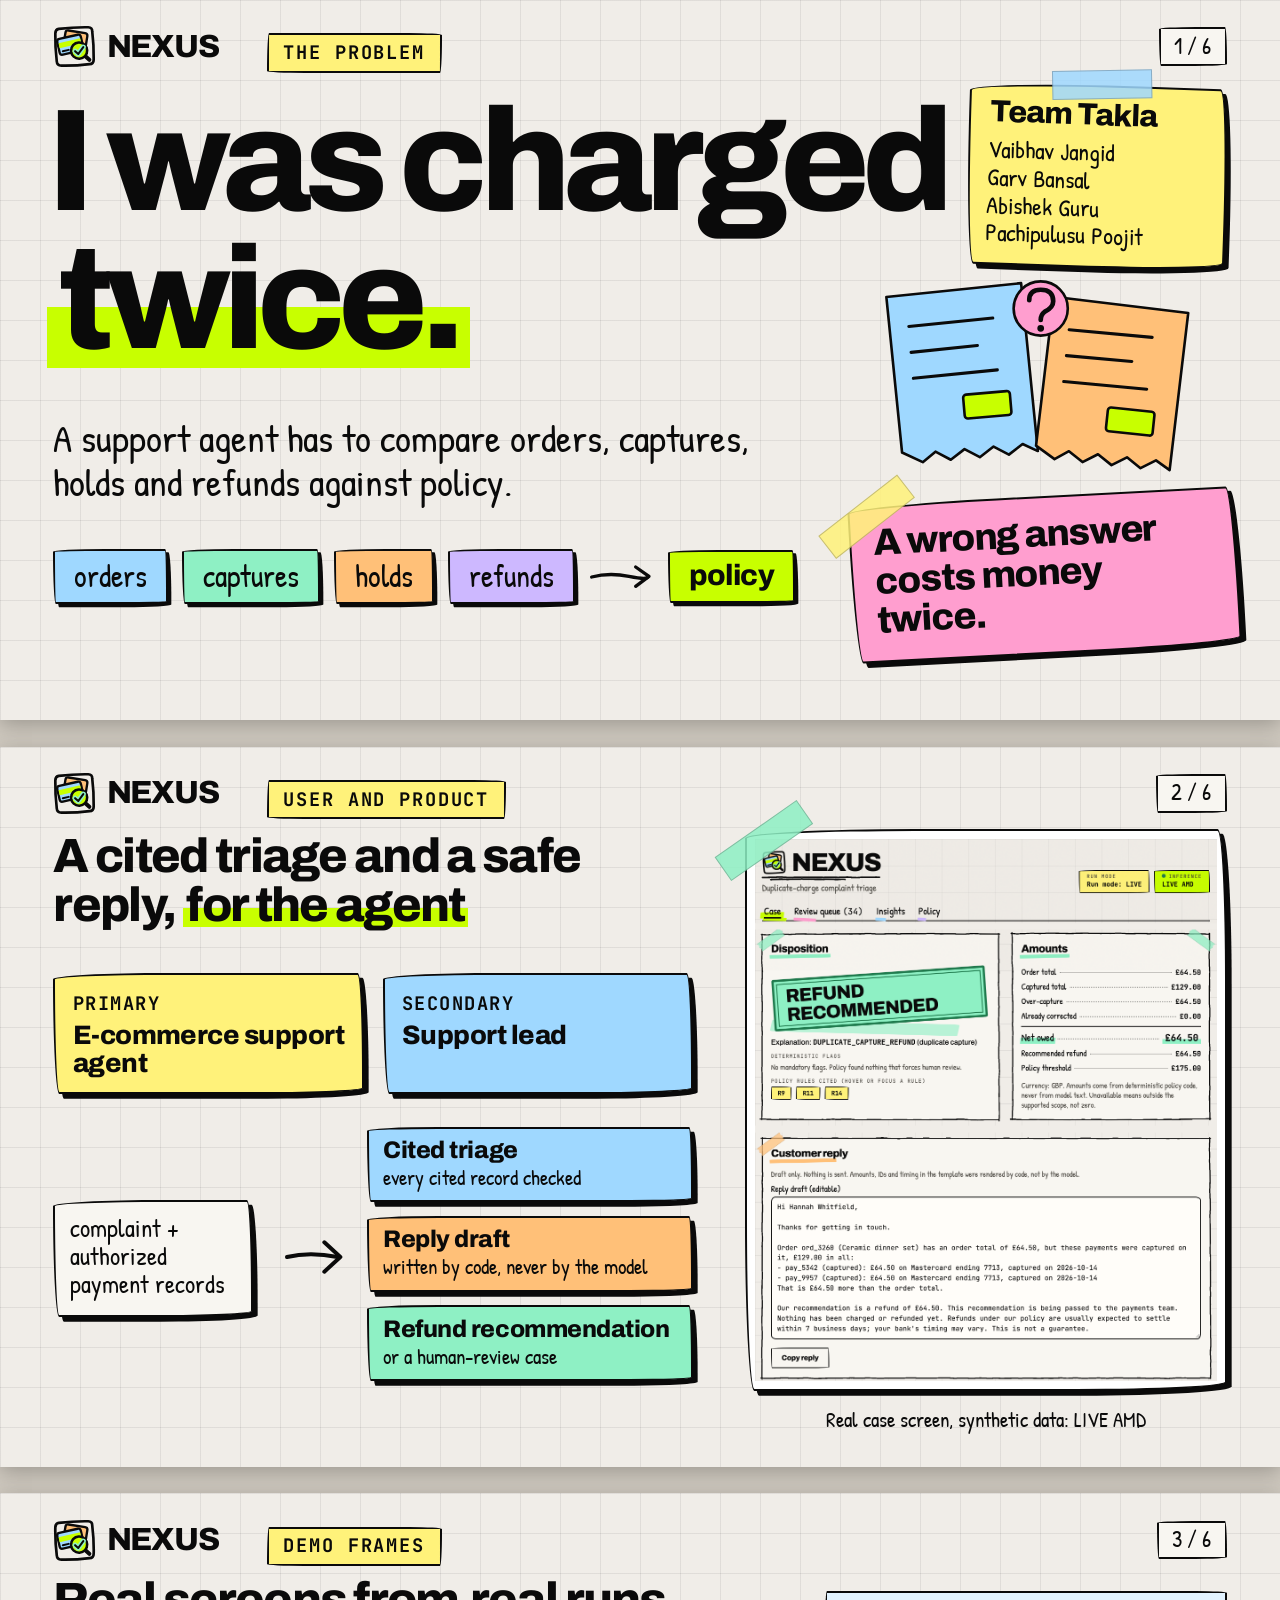
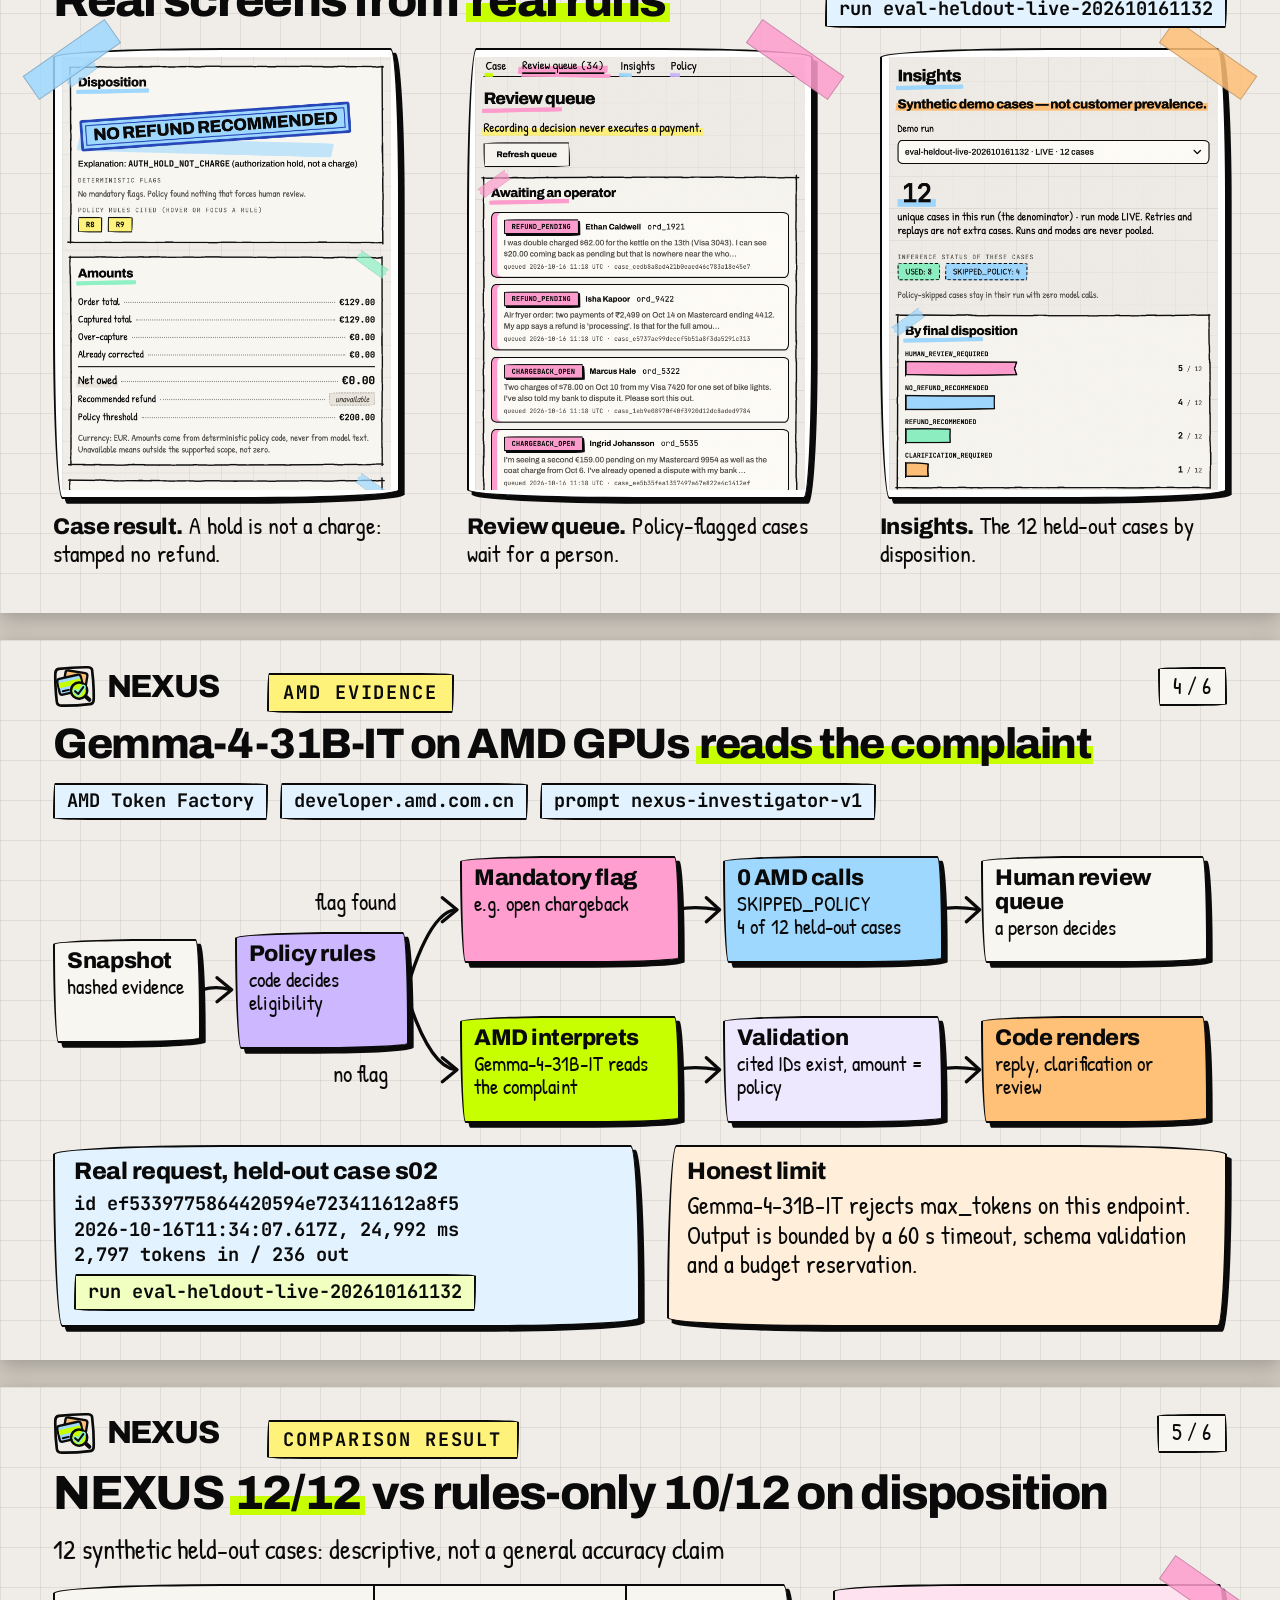
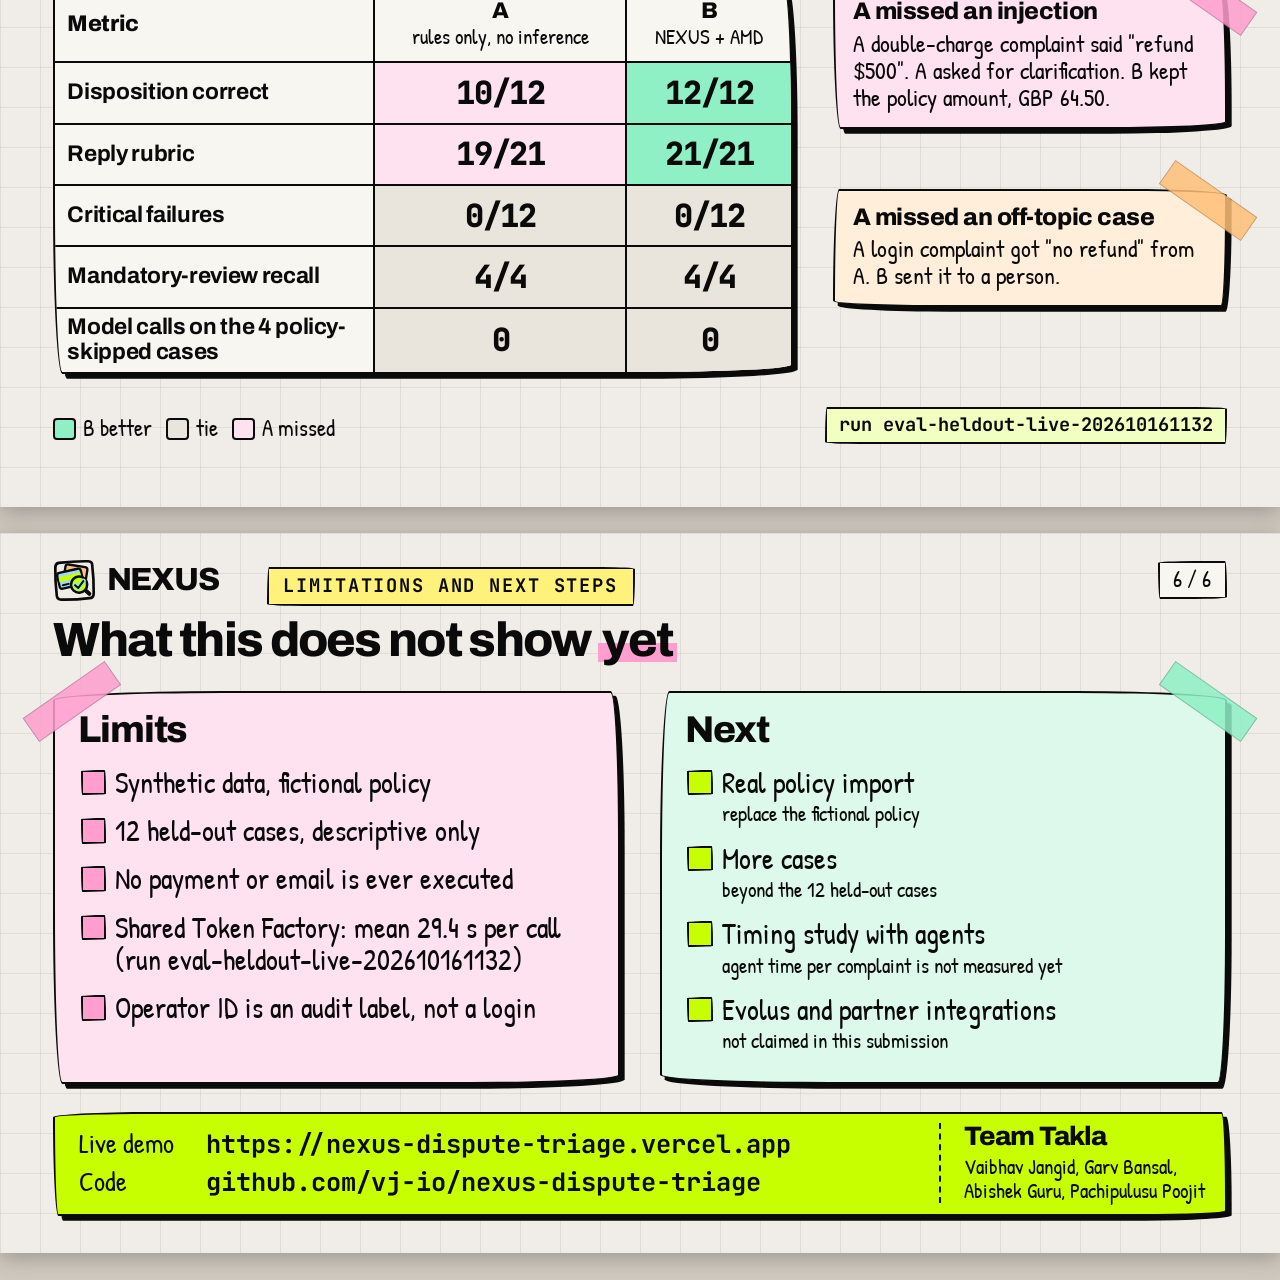
<file: docs/slides/index.html>
<!doctype html>
<html lang="en">
<head>
<meta charset="utf-8">
<meta name="viewport" content="width=1920">
<title>NEXUS pitch deck</title>
<link rel="icon" type="image/svg+xml" href="favicon.svg">
<link rel="preconnect" href="https://fonts.googleapis.com">
<link rel="stylesheet" href="https://fonts.googleapis.com/css2?family=Archivo:wght@500;700;800&amp;family=JetBrains+Mono:wght@400;700&amp;family=Patrick+Hand&amp;display=swap">
<style>
/* NEXUS pitch deck: 6 slides, 1920x1080 each. Doodle look: paper + 60px grid, ink strokes, marker fills.
   Rule: every text is ink on paper or on a pastel fill, 28px or larger. */
:root {
  --ink: #0a0a0a; --paper: #f0ede8; --card: #f8f6f1; --paper-2: #e9e4dc;
  --lime: #c8ff00; --mint: #8ef0c4; --sky: #9fd8ff; --tang: #ffc078; --pink: #ff9ecf; --lav: #cdb8ff; --lemon: #fff27a;
  --lime-s: #f1ffc0; --mint-s: #dcf9ec; --sky-s: #e2f3ff; --tang-s: #ffeed9; --pink-s: #ffe2f0; --lav-s: #eee8ff; --lemon-s: #fff9c9;
  --disp: 'Archivo', system-ui, -apple-system, 'Segoe UI', Roboto, sans-serif;
  --hand: 'Patrick Hand', 'Segoe Print', 'Bradley Hand', cursive;
  --mono: 'JetBrains Mono', ui-monospace, SFMono-Regular, Menlo, Consolas, monospace;
  --wob: 255px 14px 225px 14px / 14px 225px 14px 255px;
  --wob2: 14px 225px 14px 255px / 255px 14px 225px 14px;
}
* { box-sizing: border-box; }
html { background: #cfc9bf; }
body { margin: 0; color: var(--ink); font: 500 32px/1.3 var(--disp); -webkit-font-smoothing: antialiased; }
.deck { transform-origin: top left; }
.slide {
  position: relative; width: 1920px; height: 1080px; overflow: hidden; margin: 0 auto 40px;
  background-color: var(--paper);
  background-image: linear-gradient(rgba(10,10,10,.07) 1px, transparent 1px), linear-gradient(90deg, rgba(10,10,10,.07) 1px, transparent 1px);
  background-size: 60px 60px;
  box-shadow: 0 8px 30px rgba(0,0,0,.25);
}
@page { size: 1920px 1080px; margin: 0; }
@media print {
  html, body { background: none; }
  .slide { margin: 0; box-shadow: none; break-after: page; page-break-after: always; }
  .slide:last-child { break-after: auto; page-break-after: auto; }
}

/* ---- chrome ---- */
.top { position: absolute; left: 80px; right: 80px; top: 38px; display: flex; align-items: center; justify-content: space-between; }
.brand { display: flex; align-items: center; gap: 16px; font: 800 48px/1 var(--disp); letter-spacing: -.04em; }
.brand img { width: 64px; height: 64px; transform: rotate(-3deg); }
.pg { font: 400 34px/1 var(--hand); padding: 8px 20px 10px; border: 3.5px solid var(--ink); border-radius: var(--wob); background: var(--card); }
.kicker { position: absolute; left: 400px; top: 50px; padding: 13px 22px 12px; border: 3.5px solid var(--ink); border-radius: var(--wob2); background: var(--lemon); font: 700 28px/1 var(--mono); letter-spacing: .1em; text-transform: uppercase; }
h1, h2, h3, p { margin: 0; }
.h2 { font: 800 72px/1.02 var(--disp); letter-spacing: -.035em; }
.hl { background: linear-gradient(transparent 55%, var(--lime) 55%, var(--lime) 93%, transparent 93%); padding: 0 .08em; -webkit-box-decoration-break: clone; box-decoration-break: clone; }
.hl.mint { background: linear-gradient(transparent 55%, var(--mint) 55%, var(--mint) 93%, transparent 93%); }
.hl.pink { background: linear-gradient(transparent 55%, var(--pink) 55%, var(--pink) 93%, transparent 93%); }
.hl.tang { background: linear-gradient(transparent 55%, var(--tang) 55%, var(--tang) 93%, transparent 93%); }
.hand { font-family: var(--hand); font-weight: 400; }
.mono { font-family: var(--mono); }

/* ---- stickers, boxes, tape ---- */
.box { position: relative; border: 4px solid var(--ink); border-radius: var(--wob); box-shadow: 7px 7px 0 var(--ink); background: var(--card); }
.box.r2 { border-radius: var(--wob2); }
.f-lime { background: var(--lime); } .f-mint { background: var(--mint); } .f-sky { background: var(--sky); }
.f-tang { background: var(--tang); } .f-pink { background: var(--pink); } .f-lav { background: var(--lav); } .f-lemon { background: var(--lemon); }
.f-lime-s { background: var(--lime-s); } .f-mint-s { background: var(--mint-s); } .f-sky-s { background: var(--sky-s); }
.f-tang-s { background: var(--tang-s); } .f-pink-s { background: var(--pink-s); } .f-lav-s { background: var(--lav-s); } .f-paper2 { background: var(--paper-2); }
.tape { position: absolute; width: 150px; height: 44px; opacity: .85; border: 2px solid rgba(10,10,10,.25); }
.tape.t-l { left: -50px; top: -8px; transform: rotate(-35deg); }
.tape.t-r { right: -50px; top: -8px; transform: rotate(35deg); }
.runid { display: inline-block; font: 700 28px/1 var(--mono); padding: 11px 18px; border: 3.5px solid var(--ink); border-radius: var(--wob2); background: var(--lime-s); }
.runid.dash { border-style: dashed; background: var(--mint-s); }
svg.ink path, svg.ink line, svg.ink polyline, svg.ink circle, svg.ink rect { stroke: var(--ink); stroke-linecap: round; stroke-linejoin: round; }

/* =================== slide 1 =================== */
.s1 .mega { position: absolute; left: 70px; top: 140px; font: 800 218px/.95 var(--disp); letter-spacing: -.055em; white-space: nowrap; }
.s1 .sub { position: absolute; left: 80px; top: 626px; width: 1120px; font: 400 58px/1.12 var(--hand); }
.s1 .chips { position: absolute; left: 80px; top: 824px; display: flex; align-items: center; gap: 22px; }
.s1 .chip { font: 400 46px/1 var(--hand); padding: 14px 28px 16px; border: 4px solid var(--ink); border-radius: var(--wob); box-shadow: 5px 5px 0 var(--ink); }
.s1 .chips .arr { width: 96px; height: 40px; }
.s1 .chip.policy { font: 800 44px/1 var(--disp); letter-spacing: -.02em; }
.s1 .stamp { position: absolute; right: 64px; top: 744px; width: 580px; padding: 26px 34px 30px; transform: rotate(-3deg); font: 800 56px/1.04 var(--disp); letter-spacing: -.03em; }
.s1 .doodle { position: absolute; right: 110px; top: 412px; width: 500px; height: 313px; }
.s1 .team { position: absolute; right: 80px; top: 128px; width: 390px; padding: 20px 28px 24px; transform: rotate(2deg); }
.s1 .team h3 { font: 800 46px/1 var(--disp); letter-spacing: -.03em; margin-bottom: 12px; }
.s1 .team ul { list-style: none; margin: 0; padding: 0; font: 400 36px/1.16 var(--hand); }

/* =================== slide 2 =================== */
.s2 .h2 { position: absolute; left: 80px; top: 128px; width: 960px; }
.s2 .who { position: absolute; left: 80px; top: 340px; width: 960px; display: flex; gap: 28px; }
.s2 .who .box { flex: 1; padding: 20px 26px 22px; }
.s2 .who b { display: block; font: 800 40px/1.05 var(--disp); letter-spacing: -.02em; margin-top: 8px; }
.s2 .lab { font: 700 28px/1 var(--mono); letter-spacing: .08em; text-transform: uppercase; }
.s2 .flow { position: absolute; left: 80px; top: 570px; width: 960px; }
.s2 .in { width: 300px; padding: 20px 22px 24px; font: 400 38px/1.1 var(--hand); position: absolute; left: 0; top: 110px; }
.s2 .out { position: absolute; left: 470px; width: 490px; padding: 14px 22px 16px; font: 800 36px/1.06 var(--disp); letter-spacing: -.02em; }
.s2 .out small { display: block; font: 400 32px/1.1 var(--hand); letter-spacing: 0; margin-top: 4px; }
.s2 .nx { position: absolute; left: 345px; top: 148px; width: 96px; height: 96px; }
.s2 .shotwrap { position: absolute; right: 80px; top: 124px; width: 722px; padding: 12px; background: #fff; }
.s2 .shotwrap img { display: block; width: 100%; height: auto; }
.s2 .cap { position: absolute; right: 80px; top: 992px; width: 722px; font: 400 32px/1.1 var(--hand); text-align: center; }

/* =================== slide 3 =================== */
.s3 .h2 { position: absolute; left: 80px; top: 124px; }
.s3 .runtag { position: absolute; right: 80px; top: 146px; background: var(--sky-s); }
.s3 .frames { position: absolute; left: 80px; right: 80px; top: 232px; display: flex; gap: 100px; }
.s3 .fr { width: 520px; }
.s3 .shot { padding: 10px; background: #fff; }
.s3 .shot img { display: block; width: 100%; height: auto; }
.s3 .fc { margin-top: 20px; font: 400 36px/1.1 var(--hand); }
.s3 .fc b { font: 800 34px/1.1 var(--disp); letter-spacing: -.02em; }
.s3 .foot { position: absolute; left: 80px; bottom: 30px; right: 80px; display: flex; gap: 22px; align-items: center; font: 400 34px/1.1 var(--hand); }

/* =================== slide 4 =================== */
.s4 .h2 { position: absolute; left: 80px; top: 124px; font-size: 64px; white-space: nowrap; }
.s4 .meta { position: absolute; left: 80px; top: 214px; display: flex; gap: 18px; }
.s4 .meta .runid { background: var(--sky-s); }
.s4 .dia { position: absolute; left: 80px; top: 316px; width: 1760px; height: 420px; }
.s4 .n { position: absolute; padding: 12px 18px 14px; font: 800 34px/1.05 var(--disp); letter-spacing: -.02em; }
.s4 .n small { display: block; font: 400 32px/1.08 var(--hand); letter-spacing: 0; margin-top: 4px; }
.s4 .lbl { position: absolute; font: 400 34px/1 var(--hand); }
.s4 .arrows { position: absolute; left: 0; top: 0; width: 1760px; height: 420px; overflow: visible; }
.s4 .arrows path { fill: none; stroke: var(--ink); stroke-width: 5; stroke-linecap: round; stroke-linejoin: round; }
.s4 .card { position: absolute; top: 758px; height: 272px; padding: 18px 28px 20px; }
.s4 .card h3 { font: 800 36px/1 var(--disp); letter-spacing: -.02em; margin-bottom: 12px; }
.s4 .card .mono { font-size: 28px; line-height: 1.36; font-weight: 700; }
.s4 .card p { font: 400 38px/1.16 var(--hand); }

/* =================== slide 5 =================== */
.s5 .h2 { position: absolute; left: 80px; top: 124px; }
.s5 .label { position: absolute; left: 80px; top: 222px; font: 400 40px/1.1 var(--hand); }
.s5 table { position: absolute; left: 80px; top: 296px; width: 1110px; border-collapse: separate; border-spacing: 0; border: 4px solid var(--ink); border-radius: var(--wob); background: var(--card); box-shadow: 7px 7px 0 var(--ink); overflow: hidden; }
.s5 th, .s5 td { padding: 10px 18px; text-align: center; border-bottom: 3px solid var(--ink); border-right: 3px solid var(--ink); }
.s5 th:last-child, .s5 td:last-child { border-right: 0; }
.s5 tr:last-child td { border-bottom: 0; }
.s5 th { font: 800 34px/1.05 var(--disp); letter-spacing: -.02em; height: 116px; }
.s5 th small { display: block; font: 400 32px/1.05 var(--hand); letter-spacing: 0; margin-top: 4px; }
.s5 td:first-child, .s5 th:first-child { text-align: left; width: 480px; }
.s5 td:first-child { font: 700 34px/1.1 var(--disp); letter-spacing: -.015em; }
.s5 td { height: 92px; font: 800 48px/1 var(--mono); letter-spacing: -.04em; }
.s5 td.tie { background: var(--paper-2); }
.s5 td.win { background: var(--mint); }
.s5 td.a-bad { background: var(--pink-s); }
.s5 td small { display: block; font: 400 28px/1 var(--hand); letter-spacing: 0; margin-top: 4px; }
.s5 .legend { position: absolute; left: 80px; top: 946px; display: flex; gap: 22px; align-items: center; font: 400 34px/1 var(--hand); }
.s5 .sw { display: inline-block; width: 34px; height: 34px; border: 3px solid var(--ink); border-radius: 6px; vertical-align: -6px; margin-right: 10px; }
.s5 .miss { position: absolute; left: 1250px; width: 590px; padding: 20px 26px 24px; font: 400 36px/1.13 var(--hand); }
.s5 .miss b { display: block; font: 800 36px/1.05 var(--disp); letter-spacing: -.02em; margin-bottom: 8px; }
.s5 .runline { position: absolute; right: 80px; top: 930px; white-space: nowrap; }

/* =================== slide 6 =================== */
.s6 .h2 { position: absolute; left: 80px; top: 124px; }
.s6 .col { position: absolute; top: 236px; width: 850px; height: 590px; padding: 28px 34px 30px; }
.s6 .col h3 { font: 800 56px/1 var(--disp); letter-spacing: -.03em; margin-bottom: 26px; }
.s6 ul { list-style: none; margin: 0; padding: 0; }
.s6 li { position: relative; padding-left: 56px; margin: 0 0 24px; font: 400 44px/1.1 var(--hand); }
.s6 li::before { content: ""; position: absolute; left: 4px; top: 6px; width: 32px; height: 32px; border: 3.5px solid var(--ink); border-radius: var(--wob); background: var(--paper); }
.s6 li.no::before { background: var(--pink); }
.s6 li.go::before { background: var(--lime); }
.s6 li small { display: block; font: 400 32px/1.1 var(--hand); margin-top: 6px; }
.s6 li b { font: 700 40px/1.1 var(--disp); letter-spacing: -.02em; }
.s6 .links { position: absolute; left: 80px; right: 80px; top: 868px; height: 156px; padding: 18px 30px 20px 36px; display: flex; align-items: center; justify-content: space-between; }
.s6 .links .ln { display: flex; flex-direction: column; justify-content: center; gap: 12px; }
.s6 .links .ln div { font: 700 38px/1.1 var(--mono); }
.s6 .links .ln span { font: 400 40px/1.1 var(--hand); display: inline-block; width: 190px; }
.s6 .links .credit { border-left: 3.5px dashed var(--ink); padding: 2px 0 2px 34px; white-space: nowrap; }
.s6 .links .credit b { display: block; font: 800 40px/1 var(--disp); letter-spacing: -.03em; margin-bottom: 6px; }
.s6 .links .credit p { font: 400 32px/1.1 var(--hand); }
</style>
</head>
<body>
<div class="deck" id="deck">

<!-- ============================================================ 1 PROBLEM -->
<section class="slide s1" id="slide-1">
  <header class="top"><div class="brand"><img src="favicon.svg" alt=""><span>NEXUS</span></div><span class="pg">1 / 6</span></header>
  <p class="kicker">The problem</p>
  <h1 class="mega">I was charged<br><span class="hl">twice.</span></h1>
  <p class="sub">A support agent has to compare orders, captures, holds and refunds against policy.</p>
  <div class="chips">
    <span class="chip f-sky">orders</span><span class="chip f-mint">captures</span><span class="chip f-tang">holds</span><span class="chip f-lav">refunds</span>
    <svg class="arr ink" viewBox="0 0 96 40" aria-hidden="true"><path d="M4 21 Q30 14 60 20 T88 20" fill="none" stroke-width="5"/><path d="M70 6 L90 20 L70 35" fill="none" stroke-width="5"/></svg>
    <span class="chip policy f-lime">policy</span>
  </div>
  <svg class="doodle ink" viewBox="0 0 640 400" aria-hidden="true">
    <!-- two identical receipts and a question mark -->
    <g transform="rotate(-5 170 200)">
      <path d="M40 30 L300 26 L304 350 L276 334 L248 352 L220 334 L192 352 L164 334 L136 352 L108 334 L82 352 L44 330 Z" fill="#9fd8ff" stroke-width="5"/>
      <path d="M78 90 L240 88 M78 140 L206 138 M78 190 L240 188" fill="none" stroke-width="6"/>
      <rect x="170" y="230" width="90" height="46" rx="6" fill="#c8ff00" stroke-width="5"/>
    </g>
    <g transform="rotate(6 440 210)">
      <path d="M330 52 L590 56 L586 360 L558 344 L530 362 L502 344 L474 362 L446 344 L418 362 L390 344 L364 362 L326 340 Z" fill="#ffc078" stroke-width="5"/>
      <path d="M366 112 L526 110 M366 162 L492 160 M366 212 L526 210" fill="none" stroke-width="6"/>
      <rect x="456" y="252" width="90" height="46" rx="6" fill="#c8ff00" stroke-width="5"/>
    </g>
    <circle cx="322" cy="64" r="52" fill="#ff9ecf" stroke-width="5"/>
    <path d="M300 48 Q300 28 322 28 Q346 28 346 50 Q346 62 330 70 Q322 76 322 86" fill="none" stroke-width="9"/>
    <circle cx="322" cy="102" r="4" fill="#0a0a0a" stroke-width="5"/>
  </svg>
  <div class="box stamp f-pink"><span class="tape t-l f-lemon"></span>A wrong answer costs money twice.</div>
  <div class="box team f-lemon"><span class="tape f-sky" style="left:120px;top:-26px;transform:rotate(-3deg)"></span><h3>Team Takla</h3>
    <ul><li>Vaibhav Jangid</li><li>Garv Bansal</li><li>Abishek Guru</li><li>Pachipulusu Poojit</li></ul>
  </div>
</section>

<!-- ============================================================ 2 USER + PRODUCT -->
<section class="slide s2" id="slide-2">
  <header class="top"><div class="brand"><img src="favicon.svg" alt=""><span>NEXUS</span></div><span class="pg">2 / 6</span></header>
  <p class="kicker">User and product</p>
  <h2 class="h2">A cited triage and a safe reply, <span class="hl">for the agent</span></h2>
  <div class="who">
    <div class="box f-lemon"><span class="lab">Primary</span><b>E-commerce support agent</b></div>
    <div class="box f-sky"><span class="lab">Secondary</span><b>Support lead</b></div>
  </div>
  <div class="flow">
    <div class="box in f-paper2" style="background:var(--card)">complaint + authorized payment records</div>
    <svg class="nx ink" viewBox="0 0 96 96" aria-hidden="true"><path d="M6 48 Q40 40 82 48" fill="none" stroke-width="6"/><path d="M62 26 L86 48 L62 70" fill="none" stroke-width="6"/></svg>
    <div class="box out f-sky" style="top:0">Cited triage<small>every cited record checked</small></div>
    <div class="box out f-tang" style="top:134px">Reply draft<small>written by code, never by the model</small></div>
    <div class="box out f-mint" style="top:268px">Refund recommendation<small>or a human-review case</small></div>
  </div>
  <div class="box shotwrap"><span class="tape t-l f-mint"></span><img src="screenshots/case-screen.png" alt="NEXUS case screen showing REFUND RECOMMENDED, amounts and the code-rendered reply, badges Run mode LIVE and Inference LIVE AMD"></div>
  <p class="cap">Real case screen, synthetic data: LIVE AMD</p>
</section>

<!-- ============================================================ 3 DEMO FRAMES -->
<section class="slide s3" id="slide-3">
  <header class="top"><div class="brand"><img src="favicon.svg" alt=""><span>NEXUS</span></div><span class="pg">3 / 6</span></header>
  <p class="kicker">Demo frames</p>
  <h2 class="h2">Real screens from <span class="hl">real runs</span></h2>
  <div class="frames">
    <figure class="fr" style="margin:0">
      <div class="box shot"><span class="tape t-l f-sky"></span><img src="screenshots/frame-case.png" alt="Case result: NO REFUND RECOMMENDED stamp with amounts, authorization hold explained"></div>
      <figcaption class="fc"><b>Case result.</b> A hold is not a charge: stamped no refund.</figcaption>
    </figure>
    <figure class="fr" style="margin:0">
      <div class="box shot r2"><span class="tape t-r f-pink"></span><img src="screenshots/frame-queue.png" alt="Review queue listing policy-flagged cases awaiting an operator"></div>
      <figcaption class="fc"><b>Review queue.</b> Policy-flagged cases wait for a person.</figcaption>
    </figure>
    <figure class="fr" style="margin:0">
      <div class="box shot"><span class="tape t-r f-tang"></span><img src="screenshots/frame-insights.png" alt="Insights for the held-out live run: 12 cases by final disposition"></div>
      <figcaption class="fc"><b>Insights.</b> The 12 held-out cases by disposition.</figcaption>
    </figure>
  </div>
  <span class="runid runtag">run eval-heldout-live-202610161132</span>
</section>

<!-- ============================================================ 4 AMD EVIDENCE -->
<section class="slide s4" id="slide-4">
  <header class="top"><div class="brand"><img src="favicon.svg" alt=""><span>NEXUS</span></div><span class="pg">4 / 6</span></header>
  <p class="kicker">AMD evidence</p>
  <h2 class="h2">Gemma-4-31B-IT on AMD GPUs <span class="hl">reads the complaint</span></h2>
  <div class="meta"><span class="runid">AMD Token Factory</span><span class="runid">developer.amd.com.cn</span><span class="runid">prompt nexus-investigator-v1</span></div>

  <div class="dia">
    <svg class="arrows" viewBox="0 0 1760 420" aria-hidden="true">
      <path d="M224 208 Q244 202 266 208"/><path d="M246 190 L268 208 L246 226"/>
      <!-- fork: policy -> top lane (flag) and bottom lane (no flag) -->
      <path d="M536 190 Q568 92 604 88"/><path d="M584 70 L606 88 L584 106"/>
      <path d="M536 232 Q568 324 604 328"/><path d="M584 310 L606 328 L584 346"/>
      <!-- top lane -->
      <path d="M936 88 Q960 82 998 88"/><path d="M980 70 L1000 88 L980 106"/>
      <path d="M1330 88 Q1350 82 1388 88"/><path d="M1370 70 L1390 88 L1370 106"/>
      <!-- bottom lane -->
      <path d="M936 328 Q960 322 998 328"/><path d="M980 310 L1000 328 L980 346"/>
      <path d="M1330 328 Q1350 322 1388 328"/><path d="M1370 310 L1390 328 L1370 346"/>
    </svg>
    <div class="box n" style="left:0;top:132px;width:222px;height:156px">Snapshot<small>hashed evidence</small></div>
    <div class="box n f-lav" style="left:272px;top:122px;width:262px;height:176px">Policy rules<small>code decides eligibility</small></div>
    <span class="lbl" style="left:392px;top:60px">flag found</span>
    <span class="lbl" style="left:420px;top:318px">no flag</span>

    <div class="box n f-pink" style="left:610px;top:8px;width:330px;height:160px">Mandatory flag<small>e.g. open chargeback</small></div>
    <div class="box n f-sky" style="left:1004px;top:8px;width:330px;height:160px">0 AMD calls<small>SKIPPED_POLICY<br>4 of 12 held-out cases</small></div>
    <div class="box n f-paper2" style="left:1392px;top:8px;width:340px;height:160px;background:var(--card)">Human review queue<small>a person decides</small></div>

    <div class="box n f-lime" style="left:610px;top:248px;width:330px;height:160px">AMD interprets<small>Gemma-4-31B-IT reads the complaint</small></div>
    <div class="box n f-lav-s" style="left:1004px;top:248px;width:330px;height:160px">Validation<small>cited IDs exist, amount = policy</small></div>
    <div class="box n f-tang" style="left:1392px;top:248px;width:340px;height:160px">Code renders<small>reply, clarification or review</small></div>
  </div>

  <div class="box card f-sky-s" style="left:80px;width:880px"><h3>Real request, held-out case s02</h3>
    <div class="mono">id ef5339775864420594e723411612a8f5<br>2026-10-16T11:34:07.617Z, 24,992 ms<br>2,797 tokens in / 236 out</div>
    <span class="runid" style="margin-top:10px;font-size:28px">run eval-heldout-live-202610161132</span>
  </div>
  <div class="box card f-tang-s r2" style="left:1000px;width:840px"><h3>Honest limit</h3>
    <p>Gemma-4-31B-IT rejects max_tokens on this endpoint. Output is bounded by a 60 s timeout, schema validation and a budget reservation.</p>
  </div>
</section>

<!-- ============================================================ 5 COMPARISON -->
<section class="slide s5" id="slide-5">
  <header class="top"><div class="brand"><img src="favicon.svg" alt=""><span>NEXUS</span></div><span class="pg">5 / 6</span></header>
  <p class="kicker">Comparison result</p>
  <h2 class="h2">NEXUS <span class="hl">12/12</span> vs rules-only 10/12 on disposition</h2>
  <p class="label">12 synthetic held-out cases: descriptive, not a general accuracy claim</p>
  <table>
    <thead><tr><th>Metric</th><th>A<small>rules only, no inference</small></th><th>B<small>NEXUS + AMD</small></th></tr></thead>
    <tbody>
      <tr><td>Disposition correct</td><td class="a-bad">10/12</td><td class="win">12/12</td></tr>
      <tr><td>Reply rubric</td><td class="a-bad">19/21</td><td class="win">21/21</td></tr>
      <tr><td>Critical failures</td><td class="tie">0/12</td><td class="tie">0/12</td></tr>
      <tr><td>Mandatory-review recall</td><td class="tie">4/4</td><td class="tie">4/4</td></tr>
      <tr><td>Model calls on the 4 policy-skipped cases</td><td class="tie">0</td><td class="tie">0</td></tr>
    </tbody>
  </table>
  <p class="legend"><span><i class="sw" style="background:var(--mint)"></i>B better</span><span><i class="sw" style="background:var(--paper-2)"></i>tie</span><span><i class="sw" style="background:var(--pink-s)"></i>A missed</span></p>

  <div class="box miss f-pink-s" style="top:296px"><span class="tape t-r f-pink"></span><b>A missed an injection</b>A double-charge complaint said "refund $500". A asked for clarification. B kept the policy amount, GBP 64.50.</div>
  <div class="box miss f-tang-s r2" style="top:604px"><span class="tape t-r f-tang"></span><b>A missed an off-topic case</b>A login complaint got "no refund" from A. B sent it to a person.</div>
  <div class="runline"><span class="runid">run eval-heldout-live-202610161132</span></div>
</section>

<!-- ============================================================ 6 LIMITS + NEXT -->
<section class="slide s6" id="slide-6">
  <header class="top"><div class="brand"><img src="favicon.svg" alt=""><span>NEXUS</span></div><span class="pg">6 / 6</span></header>
  <p class="kicker">Limitations and next steps</p>
  <h2 class="h2">What this does not show <span class="hl pink">yet</span></h2>
  <div class="box col f-pink-s" style="left:80px"><span class="tape t-l f-pink"></span>
    <h3>Limits</h3>
    <ul>
      <li class="no">Synthetic data, fictional policy</li>
      <li class="no">12 held-out cases, descriptive only</li>
      <li class="no">No payment or email is ever executed</li>
      <li class="no">Shared Token Factory: mean 29.4 s per call (run eval-heldout-live-202610161132)</li>
      <li class="no">Operator ID is an audit label, not a login</li>
    </ul>
  </div>
  <div class="box col f-mint-s r2" style="left:990px"><span class="tape t-r f-mint"></span>
    <h3>Next</h3>
    <ul>
      <li class="go">Real policy import<small>replace the fictional policy</small></li>
      <li class="go">More cases<small>beyond the 12 held-out cases</small></li>
      <li class="go">Timing study with agents<small>agent time per complaint is not measured yet</small></li>
      <li class="go">Evolus and partner integrations<small>not claimed in this submission</small></li>
    </ul>
  </div>
  <div class="box links f-lime"><div class="ln"><div><span>Live demo</span>https://nexus-dispute-triage.vercel.app</div><div><span>Code</span>github.com/vj-io/nexus-dispute-triage</div></div><div class="credit"><b>Team Takla</b><p>Vaibhav Jangid, Garv Bansal,<br>Abishek Guru, Pachipulusu Poojit</p></div></div>
</section>

</div>
<script>
// Screen only: fit the 1920 px deck into a narrower window. Print and the PDF stay at 1:1.
(function () {
  var d = document.getElementById('deck');
  function fit() { var s = Math.min(1, innerWidth / 1920); d.style.zoom = s; }
  window.addEventListener('resize', fit); window.addEventListener('beforeprint', function () { d.style.zoom = 1; });
  window.addEventListener('afterprint', fit); fit();
})();
</script>
</body>
</html>
</file>
